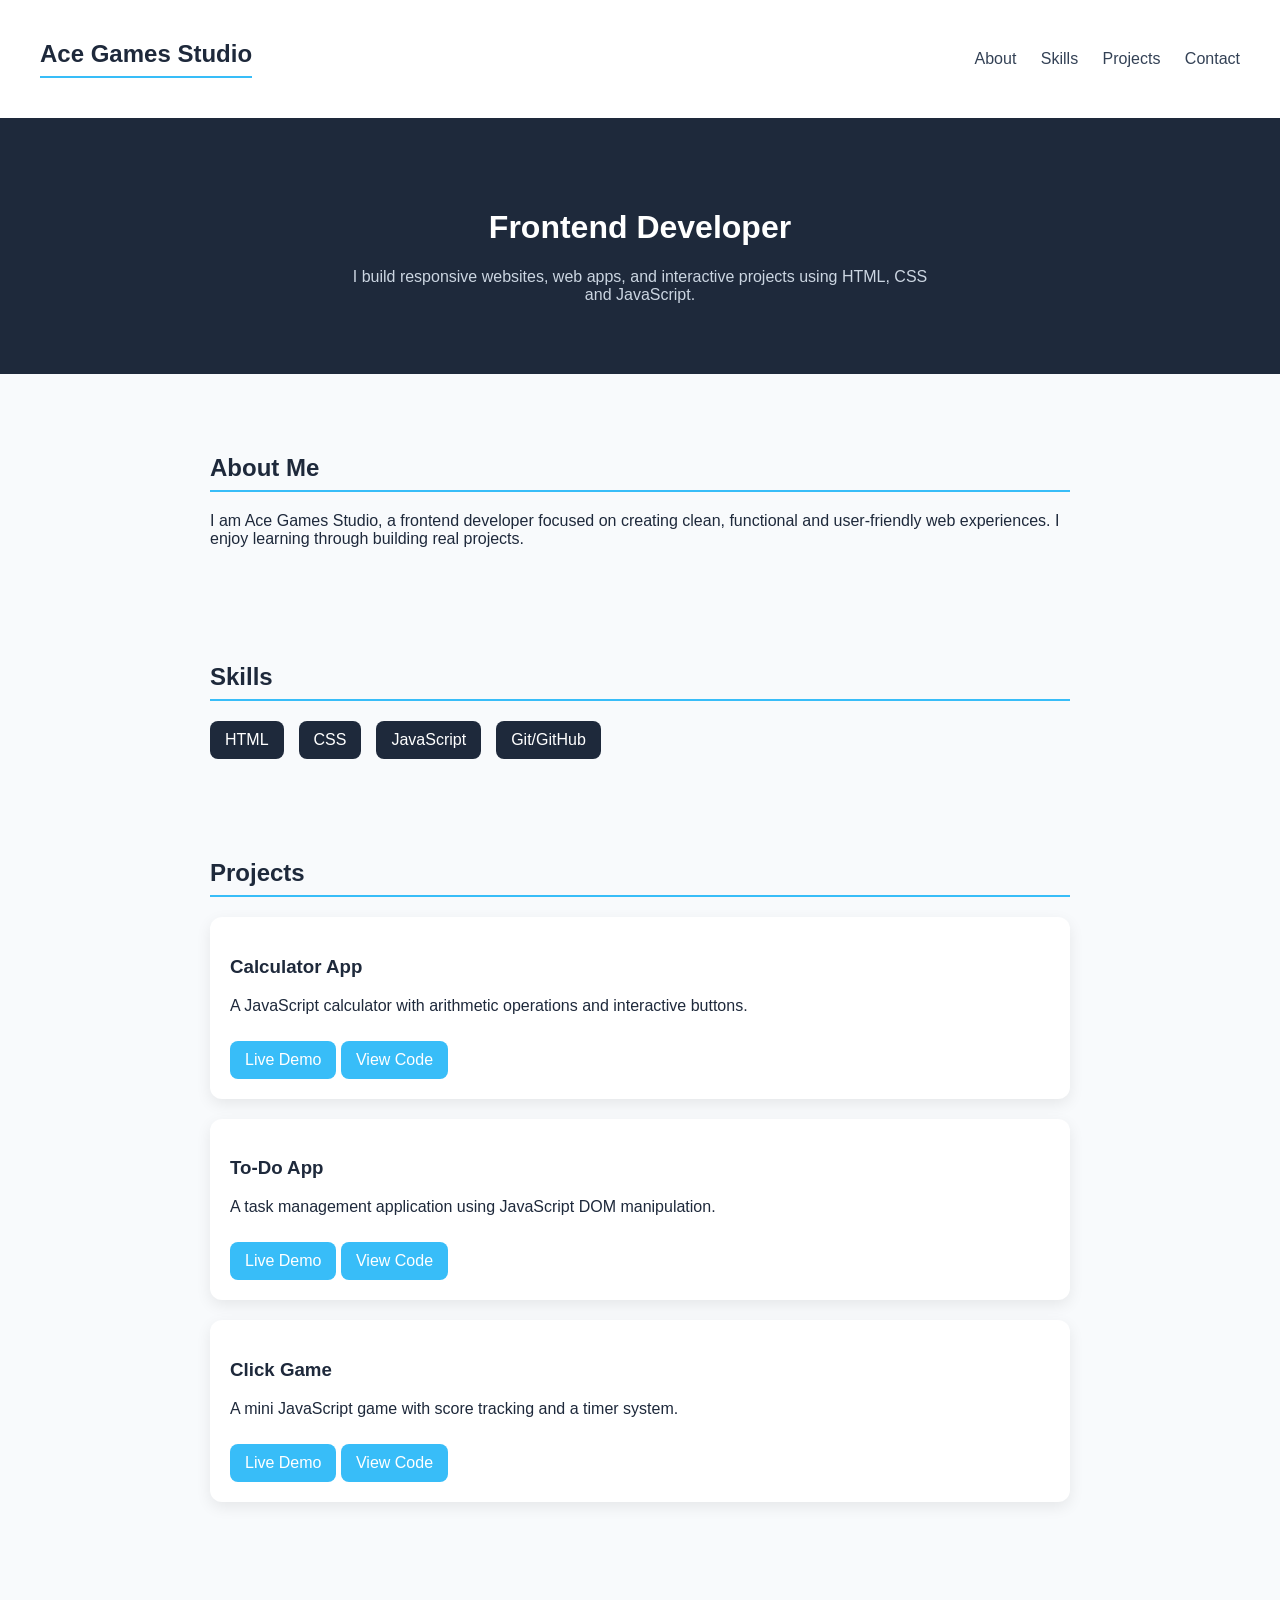
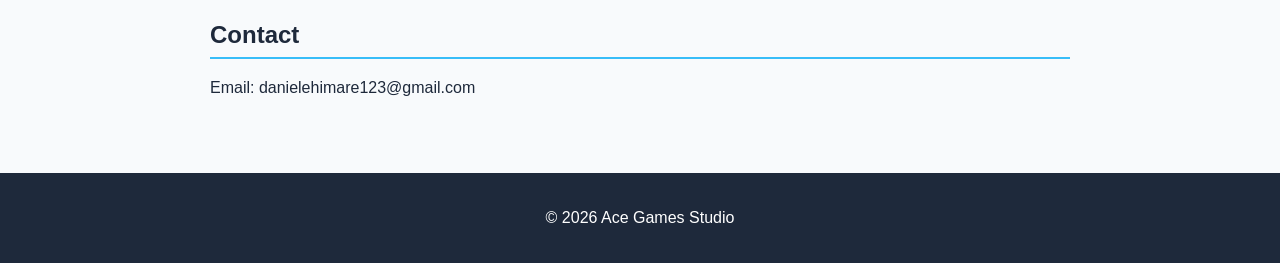
<file: index.html>
<!DOCTYPE html>
<html lang="en">

<head>
  <meta charset="UTF-8">
  <meta name="viewport" content="width=device-width, initial-scale=1.0">
  <title>Ace Games Studio | Frontend Developer</title>
  <link rel="stylesheet" href="style.css">
</head>

<body>

<nav>
  <h2>Ace Games Studio</h2>

  <div>
    <a href="#about">About</a>
    <a href="#skills">Skills</a>
    <a href="#projects">Projects</a>
    <a href="#contact">Contact</a>
  </div>
</nav>


<header>

<h1>Frontend Developer</h1>

<p>
I build responsive websites, web apps, and interactive projects using HTML, CSS and JavaScript.
</p>

</header>



<section id="about">

<h2>About Me</h2>

<p>
I am Ace Games Studio, a frontend developer focused on creating clean,
functional and user-friendly web experiences. I enjoy learning through
building real projects.
</p>

</section>



<section id="skills">

<h2>Skills</h2>

<div class="skills">

<span>HTML</span>
<span>CSS</span>
<span>JavaScript</span>
<span>Git/GitHub</span>

</div>

</section>




<section id="projects">

<h2>Projects</h2>


<div class="project-card">

<h3>Calculator App</h3>

<p>
A JavaScript calculator with arithmetic operations and interactive buttons.
</p>

<a href="calculator.html">Live Demo</a>

<a href="https://github.com/daniehi/portfolio-website" target="_blank">
View Code
</a>

</div>




<div class="project-card">

<h3>To-Do App</h3>

<p>
A task management application using JavaScript DOM manipulation.
</p>

<a href="todo.html">Live Demo</a>

<a href="https://github.com/daniehi/portfolio-website" target="_blank">
View Code
</a>

</div>




<div class="project-card">

<h3>Click Game</h3>

<p>
A mini JavaScript game with score tracking and a timer system.
</p>

<a href="game.html">Live Demo</a>

<a href="https://github.com/daniehi/portfolio-website" target="_blank">
View Code
</a>

</div>


</section>




<section id="contact">

<h2>Contact</h2>

<p>
Email: danielehimare123@gmail.com
</p>

</section>




<footer>

<p>
© 2026 Ace Games Studio
</p>

</footer>



</body>
  </html>
</file>
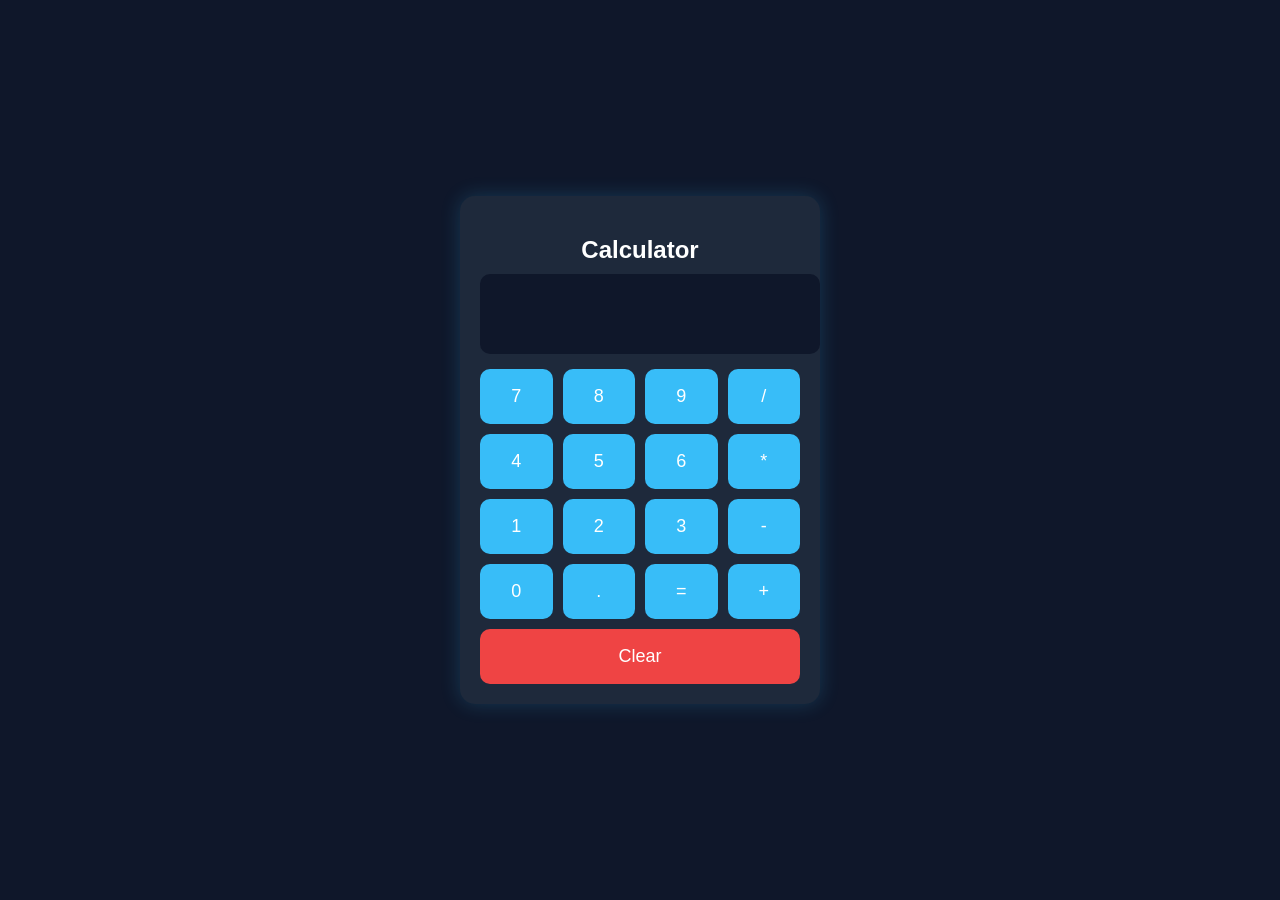
<file: calculator.html>
<!DOCTYPE html>
<html lang="en">
<head>
  <meta charset="UTF-8">
  <meta name="viewport" content="width=device-width, initial-scale=1.0">
  <title>Ace Games Studio - Calculator</title>
  <link rel="stylesheet" href="calculator.css">
</head>

<body>

  <div class="app">
    <h2>Calculator</h2>

    <input type="text" id="display" disabled>

    <div class="buttons">
      <button onclick="press('7')">7</button>
      <button onclick="press('8')">8</button>
      <button onclick="press('9')">9</button>
      <button onclick="press('/')">/</button>

      <button onclick="press('4')">4</button>
      <button onclick="press('5')">5</button>
      <button onclick="press('6')">6</button>
      <button onclick="press('*')">*</button>

      <button onclick="press('1')">1</button>
      <button onclick="press('2')">2</button>
      <button onclick="press('3')">3</button>
      <button onclick="press('-')">-</button>

      <button onclick="press('0')">0</button>
      <button onclick="press('.')">.</button>
      <button onclick="calculate()">=</button>
      <button onclick="press('+')">+</button>

      <button class="clear" onclick="clearDisplay()">Clear</button>
    </div>
  </div>

  <script src="calculator.js"></script>

</body>
  </html>
</file>
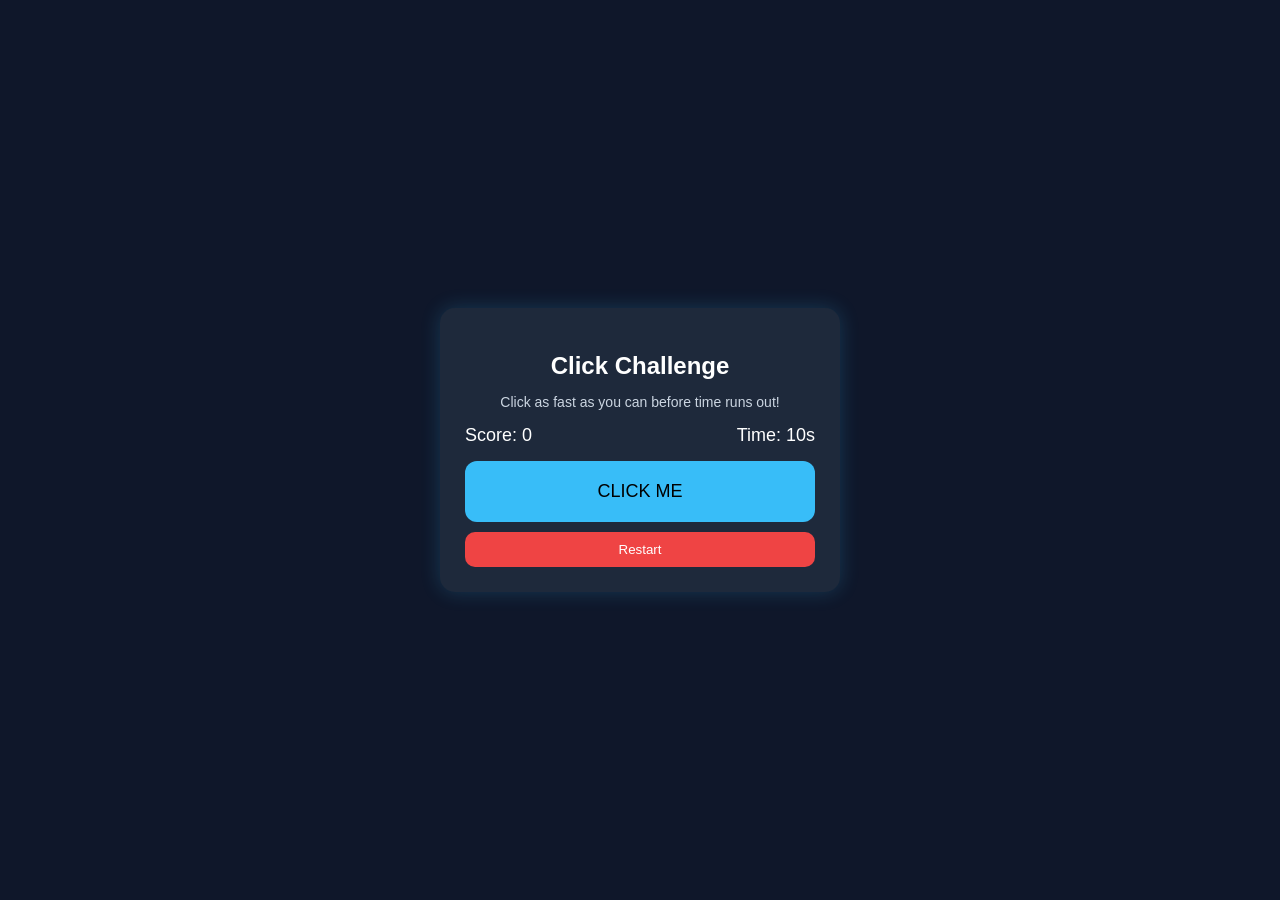
<file: game.html>
<!DOCTYPE html>
<html lang="en">
<head>
  <meta charset="UTF-8">
  <meta name="viewport" content="width=device-width, initial-scale=1.0">
  <title>Ace Games Studio - Click Game</title>
  <link rel="stylesheet" href="game.css">
</head>

<body>

  <div class="app">
    <h2>Click Challenge</h2>
    <p>Click as fast as you can before time runs out!</p>

    <div class="stats">
      <div>Score: <span id="score">0</span></div>
      <div>Time: <span id="time">10</span>s</div>
    </div>

    <button id="clickBtn" onclick="clickMe()">CLICK ME</button>
    <button class="restart" onclick="startGame()">Restart</button>
  </div>

  <script src="game.js"></script>
</body>
</html>
</file>
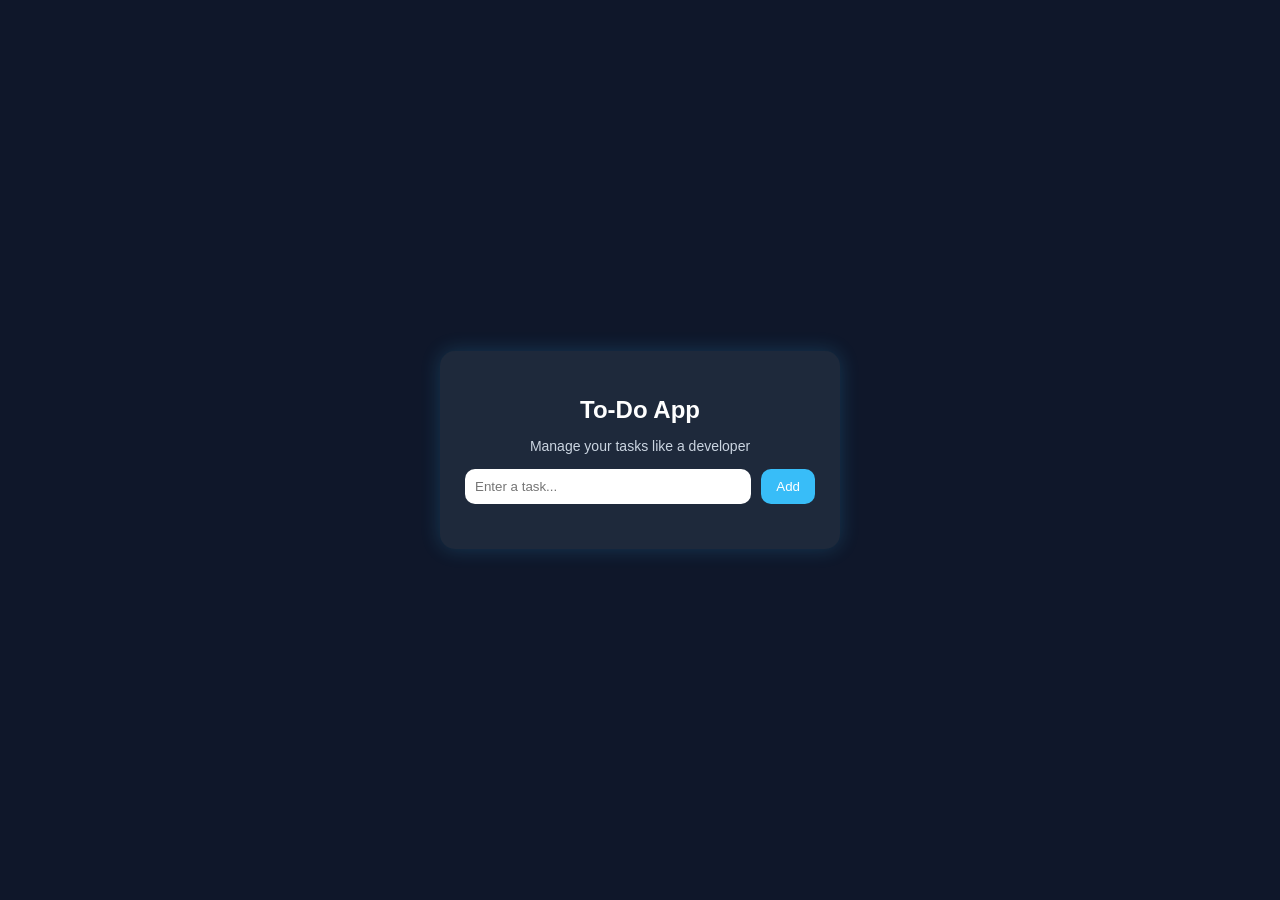
<file: todo.html>
<!DOCTYPE html>
<html lang="en">
<head>
  <meta charset="UTF-8">
  <meta name="viewport" content="width=device-width, initial-scale=1.0">
  <title>Ace Games Studio - To-Do App</title>
  <link rel="stylesheet" href="todo.css">
</head>

<body>

  <div class="app">
    <h2>To-Do App</h2>
    <p>Manage your tasks like a developer</p>

    <div class="input-box">
      <input type="text" id="taskInput" placeholder="Enter a task...">
      <button onclick="addTask()">Add</button>
    </div>

    <ul id="taskList"></ul>
  </div>

  <script src="todo.js"></script>
</body>
</html>
</file>
<file: style.css>
* {
box-sizing: border-box;
}


body {

margin:0;
font-family:Arial,sans-serif;
background:#f8fafc;
color:#1e293b;

}



nav {

display:flex;
justify-content:space-between;
align-items:center;
padding:20px 40px;
background:white;

}



nav a {

margin-left:20px;
text-decoration:none;
color:#334155;

}



header {

text-align:center;
padding:70px 20px;
background:#1e293b;
color:white;

}



header p {

max-width:600px;
margin:auto;
color:#cbd5e1;

}



section {

max-width:900px;
margin:40px auto;
padding:20px;

}



h2 {

border-bottom:2px solid #38bdf8;
padding-bottom:8px;

}



.skills {

display:flex;
gap:15px;
flex-wrap:wrap;

}



.skills span {

background:#1e293b;
color:white;
padding:10px 15px;
border-radius:8px;

}



.project-card {

background:white;
padding:20px;
margin:20px 0;
border-radius:12px;
box-shadow:0 5px 15px rgba(0,0,0,0.08);

}



.project-card a {

display:inline-block;
margin-top:10px;
background:#38bdf8;
color:white;
padding:10px 15px;
border-radius:8px;
text-decoration:none;

}



.project-card a:hover {

opacity:0.8;

}



footer {

text-align:center;
padding:20px;
background:#1e293b;
color:white;

}



@media(max-width:700px){

nav{

flex-direction:column;

}

nav a{

display:block;
margin:10px;

}

}
</file>
<file: calculator.css>
:root {
  --bg: #0f172a;
  --card: #1e293b;
  --primary: #38bdf8;
  --danger: #ef4444;
  --text: #ffffff;
}

body {
  margin: 0;
  font-family: Arial, sans-serif;
  background: var(--bg);
  display: flex;
  justify-content: center;
  align-items: center;
  height: 100vh;
  color: var(--text);
}

.app {
  background: var(--card);
  padding: 20px;
  border-radius: 15px;
  width: 320px;
  text-align: center;
  box-shadow: 0 0 20px rgba(56, 189, 248, 0.2);
}

h2 {
  margin-bottom: 10px;
}

#display {
  width: 100%;
  height: 60px;
  font-size: 26px;
  text-align: right;
  margin-bottom: 15px;
  border: none;
  border-radius: 10px;
  padding: 10px;
  background: #0f172a;
  color: white;
}

.buttons {
  display: grid;
  grid-template-columns: repeat(4, 1fr);
  gap: 10px;
}

button {
  height: 55px;
  font-size: 18px;
  border: none;
  border-radius: 10px;
  cursor: pointer;
  background: var(--primary);
  color: white;
  transition: 0.2s;
}

button:hover {
  transform: scale(1.05);
}

.clear {
  grid-column: span 4;
  background: var(--danger);
  }
</file>
<file: game.css>
:root {
  --bg: #0f172a;
  --card: #1e293b;
  --primary: #38bdf8;
  --danger: #ef4444;
  --text: #ffffff;
  --muted: #cbd5e1;
}

body {
  margin: 0;
  font-family: Arial, sans-serif;
  background: var(--bg);
  color: var(--text);
  display: flex;
  justify-content: center;
  align-items: center;
  height: 100vh;
}

.app {
  background: var(--card);
  padding: 25px;
  border-radius: 15px;
  width: 350px;
  text-align: center;
  box-shadow: 0 0 20px rgba(56, 189, 248, 0.2);
}

h2 {
  margin-bottom: 5px;
}

p {
  color: var(--muted);
  font-size: 14px;
}

.stats {
  display: flex;
  justify-content: space-between;
  margin: 15px 0;
  font-size: 18px;
}

#clickBtn {
  background: var(--primary);
  border: none;
  padding: 20px;
  width: 100%;
  font-size: 18px;
  border-radius: 12px;
  cursor: pointer;
  margin-bottom: 10px;
  transition: 0.2s;
}

#clickBtn:hover {
  transform: scale(1.05);
}

.restart {
  background: var(--danger);
  border: none;
  padding: 10px;
  width: 100%;
  border-radius: 10px;
  color: white;
  cursor: pointer;
  }
</file>
<file: todo.css>
:root {
  --bg: #0f172a;
  --card: #1e293b;
  --primary: #38bdf8;
  --danger: #ef4444;
  --text: #ffffff;
  --muted: #cbd5e1;
}

body {
  margin: 0;
  font-family: Arial, sans-serif;
  background: var(--bg);
  color: var(--text);
  display: flex;
  justify-content: center;
  align-items: center;
  height: 100vh;
}

.app {
  background: var(--card);
  padding: 25px;
  border-radius: 15px;
  width: 350px;
  text-align: center;
  box-shadow: 0 0 20px rgba(56, 189, 248, 0.2);
}

h2 {
  margin-bottom: 5px;
}

p {
  color: var(--muted);
  font-size: 14px;
}

.input-box {
  display: flex;
  gap: 10px;
  margin-top: 15px;
}

input {
  flex: 1;
  padding: 10px;
  border-radius: 10px;
  border: none;
  outline: none;
}

button {
  background: var(--primary);
  border: none;
  color: white;
  padding: 10px 15px;
  border-radius: 10px;
  cursor: pointer;
  transition: 0.2s;
}

button:hover {
  transform: scale(1.05);
}

ul {
  list-style: none;
  padding: 0;
  margin-top: 20px;
}

li {
  background: #0f172a;
  margin-top: 10px;
  padding: 10px;
  border-radius: 10px;
  display: flex;
  justify-content: space-between;
  align-items: center;
}

.delete {
  background: var(--danger);
  padding: 5px 10px;
  border-radius: 8px;
  cursor: pointer;
  }
</file>
